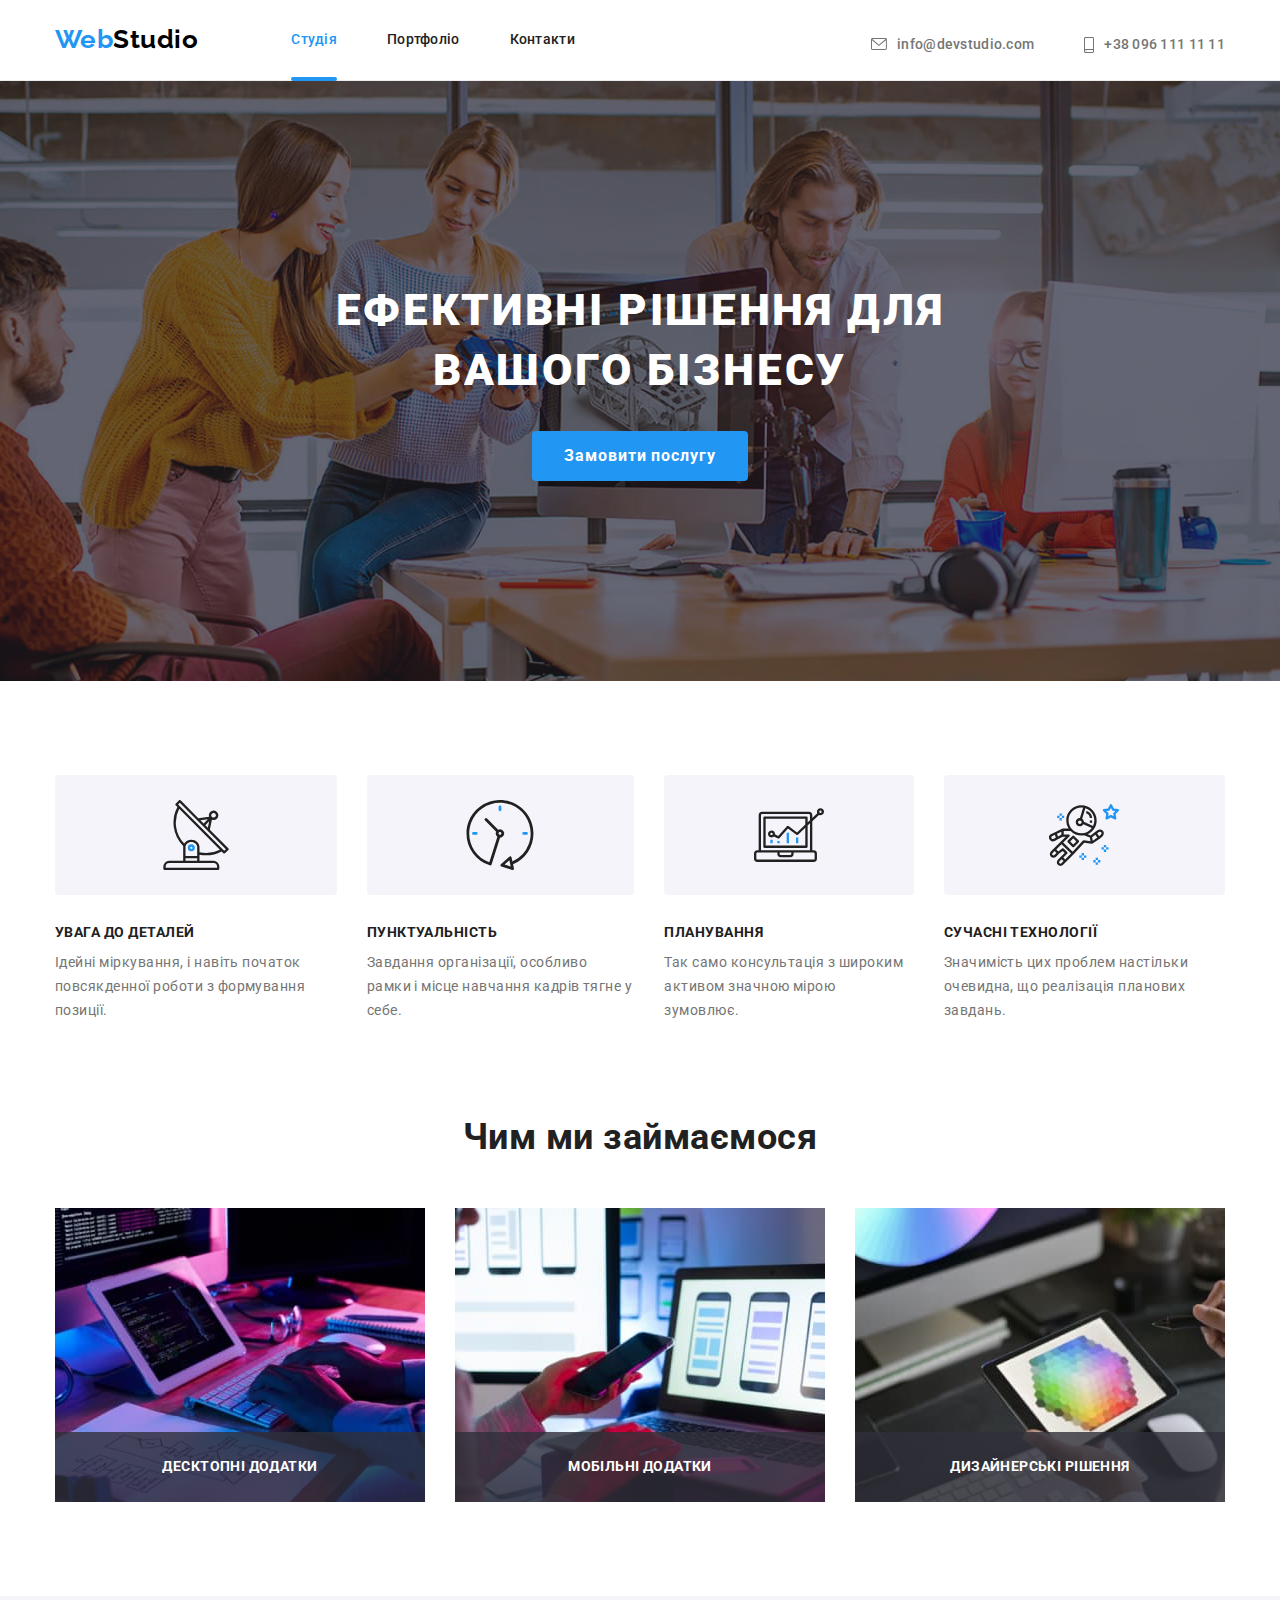
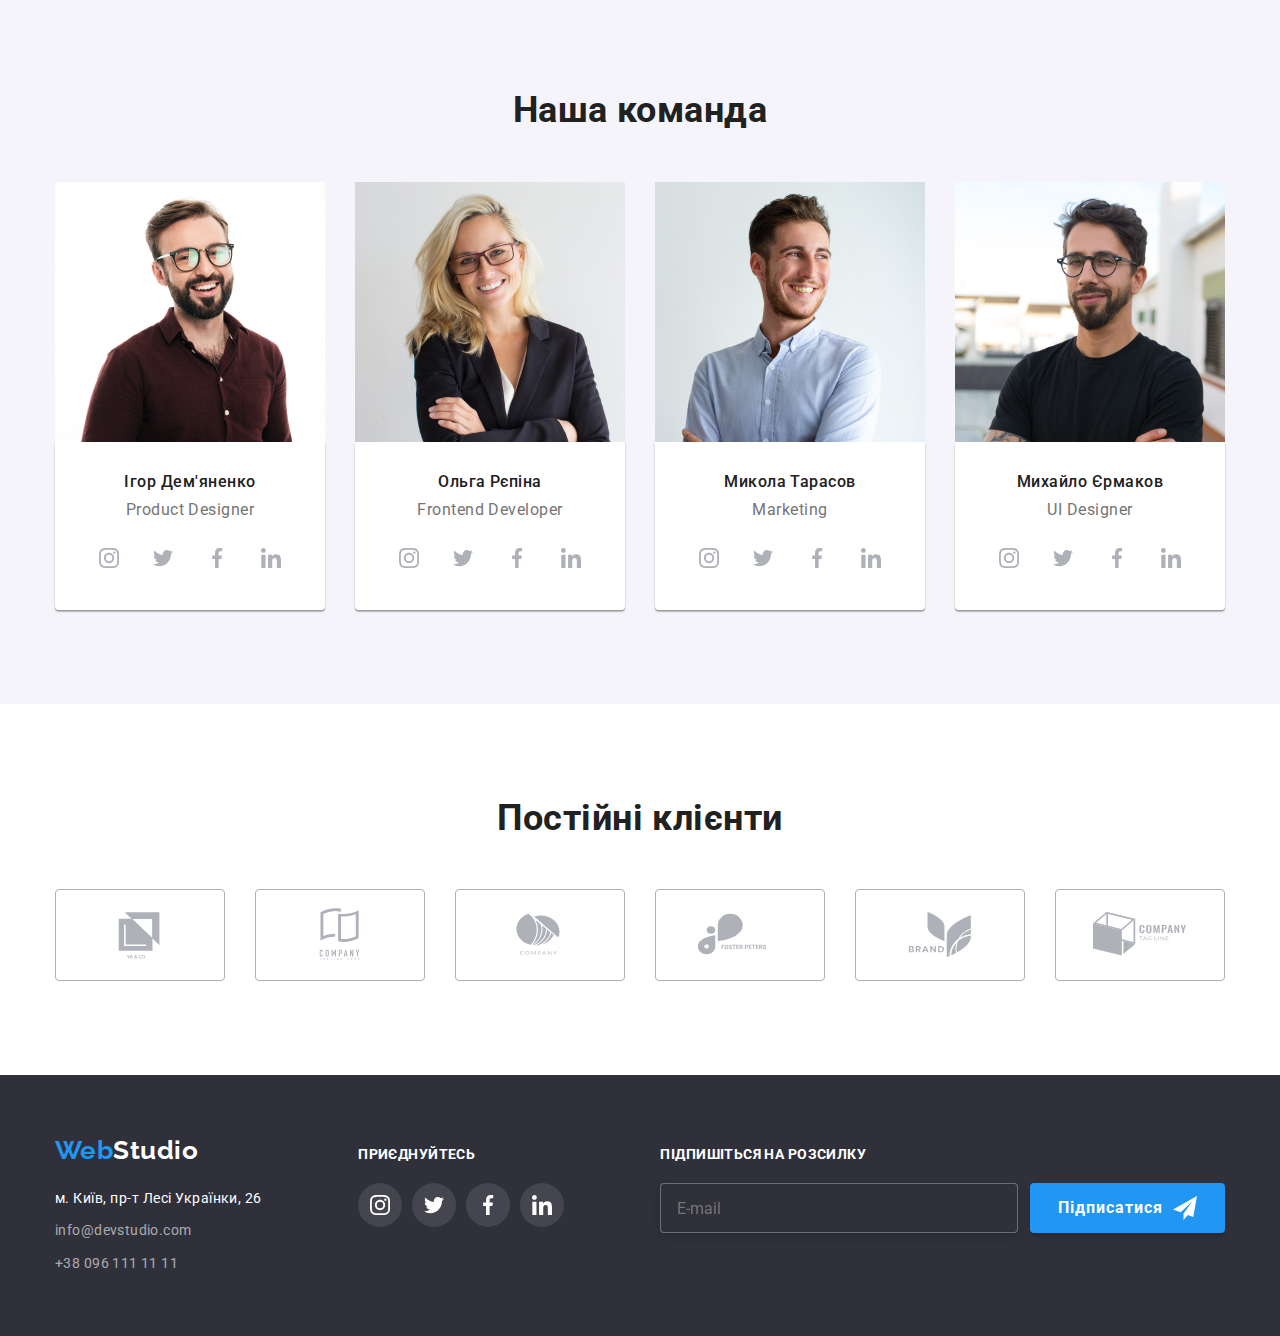
<file: index.html>
<!DOCTYPE html>
<html lang="uk">
  <head>
    <meta charset="UTF-8" />
    <meta http-equiv="X-UA-Compatible" content="IE=edge" />
    <meta name="viewport" content="width=device-width, initial-scale=1.0" />
    <title>Document</title>
    <link
      href="https://fonts.googleapis.com/css2?family=Raleway:wght@700&family=Roboto:wght@400;500;700;900&display=swap"
      rel="stylesheet"
    />
    <link rel="stylesheet" href="./css/main.min.css" />
  </head>
  <body>
    <header class="header">
      <div class="container container--header">
        <nav class="header__nav">
          <a href="./index.html" class="logo logo--black"><span>Web</span>Studio</a>
          <ul class="site-nav">
            <li class="site-nav__item curent--color">
              <a href="./index.html" class="site-nav__link">Студія</a>
            </li>
            <li class="site-nav__item">
              <a href="./portfolio.html" class="site-nav__link">Портфоліо</a>
            </li>
            <li class="site-nav__item">
              <a href="" class="site-nav__link">Контакти</a>
            </li>
          </ul>
        </nav>
        <ul class="contacts contacts--position">
          <li class="contacts__item">
            <a class="contacts__link contacts__link--primary" href="mailto:info@devstudio.com">
              <svg class="contact__icon" width="16" height="12">
                <use href="./images/icon/icons.svg#icon-envelope"></use>
              </svg>
              info@devstudio.com</a
            >
          </li>
          <li class="contacts__item">
            <a class="contacts__link contacts__link--primary" href="tel:+380961111111">
              <svg class="contact__icon" width="10" height="16">
                <use href="./images/icon/icons.svg#icon-smartphone"></use>
              </svg>
              +38 096 111 11 11</a
            >
          </li>
        </ul>
        <div class="menu-open js-open-menu">
          <svg class="menu-open__icon" width="40" height="40">
            <use href="./images/icon/icons.svg#icon-menu_40px"></use>
          </svg>
        </div>
      </div>
    </header>
    <main>
      <section class="section hero">
        <div class="container container--position">
          <h1 class="hero__title">Ефективні рішення для вашого бізнесу</h1>
          <button class="hero__btn" type="button" data-modal-open>Замовити послугу</button>
        </div>
      </section>

      <section class="section peculiarities">
        <div class="container">
          <h2 class="subtitle hidden">Переваги компанії</h2>
          <ul class="peculiarities__list">
            <li class="peculiarities__item">
              <div class="peculiarities__container-icon">
                <svg class="peculiarities__icon" width="70" height="70">
                  <use href="./images/icon/icons.svg#icon-antenna"></use>
                </svg>
              </div>
              <h3 class="peculiarities__title">УВАГА ДО ДЕТАЛЕЙ</h3>
              <p class="text peculiarities__text">Ідейні міркування, і навіть початок повсякденної роботи з формування позиції.</p>
            </li>
            <li class="peculiarities__item">
              <div class="peculiarities__container-icon">
                <svg class="peculiarities__icon" width="70" height="70">
                  <use href="./images/icon/icons.svg#icon-clock"></use>
                </svg>
              </div>
              <h3 class="peculiarities__title">ПУНКТУАЛЬНІСТЬ</h3>
              <p class="text peculiarities__text">Завдання організації, особливо рамки і місце навчання кадрів тягне у себе.</p>
            </li>
            <li class="peculiarities__item">
              <div class="peculiarities__container-icon">
                <svg class="peculiarities__icon" width="70" height="70">
                  <use href="./images/icon/icons.svg#icon-diagram"></use>
                </svg>
              </div>

              <h3 class="peculiarities__title">ПЛАНУВАННЯ</h3>
              <p class="text peculiarities__text">Так само консультація з широким активом значною мірою зумовлює.</p>
            </li>
            <li class="peculiarities__item">
              <div class="peculiarities__container-icon">
                <svg class="peculiarities__icon" width="70" height="70">
                  <use href="./images/icon/icons.svg#icon-astronaut"></use>
                </svg>
              </div>
              <h3 class="peculiarities__title">СУЧАСНІ ТЕХНОЛОГІЇ</h3>
              <p class="text peculiarities__text">Значимість цих проблем настільки очевидна, що реалізація планових завдань.</p>
            </li>
          </ul>
        </div>
      </section>
      <section class="section work-examples">
        <div class="container">
          <h2 class="subtitle">Чим ми займаємося</h2>
          <ul class="card-set">
            <li class="work-examples__item">
              <img 
              srcset="./images/our_work/our_work_1.jpg 1x, ./images/our_work/box_1_740.jpg 2x"
              src="./images/our_work/our_work_1.jpg" alt="розробка програмного забезпечення" width="370" height="294" />
              <div class="work-examples__desc">
                <p class="work-examples__text">Десктопні додатки</p>
              </div>
            </li>
            <li class="work-examples__item">
              <img srcset="./images/our_work/our_work_2.jpg 1x, ./images/our_work/box_2_740.jpg 2x"
              src="./images/our_work/our_work_2.jpg" alt="адаптивний дизайн" width="370" height="294" />
              <div class="work-examples__desc">
                <p class="work-examples__text">Мобільні додатки</p>
              </div>
            </li>
            <li class="work-examples__item">
              <img
              srcset="./images/our_work/our_work_3.jpg 1x, ./images/our_work/box_3_740.jpg 2x"
               src="./images/our_work/our_work_3.jpg" alt="підбір кольорів бренду" width="370" height="294" />
              <div class="work-examples__desc">
                <p class="work-examples__text">Дизайнерські рішення</p>
              </div>
            </li>
          </ul>
        </div>
      </section>
      <section class="section team">
        <div class="container">
          <h2 class="subtitle">Наша команда</h2>
          <ul class="card-set team_list">
            <li class="team__item">
              <img
                class="team-cards__img"
                srcset="
                  images/team/team_member_1.jpg 270w,
                  images/team/img_354.jpg 354w,
                  images/team/img_450.jpg 450w,
                  images/team/img_540.jpg 540w ,
                  images/team/img_708.jpg 708w ,
                  images/team/img_900.jpg 900w 
                "
                sizes="(min-width: 1200px) 270px, (min-width: 768px) 354px, (min-width: 468px) 450px, 100vw"
                src="./images/team/team_member_1.jpg"
                alt="дизайнер продукту"
                width=""
                height=""
              />
              <div class="team__content">
                <h3 class="team__title">Ігор Дем'яненко</h3>
                <p lang="en" class="text team__text">Product Designer</p>
                <ul class="socials">
                  <li>
                    <a
                      class="socials__link"
                      href="https://www.instagram.com"
                      target="_blank"
                      rel="noopener noreferrer"
                      aria-label="instagram"
                    >
                      <svg class="socials__icon" width="20" height="20">
                        <use href="./images/icon/icons.svg#icon-instagram"></use>
                      </svg>
                    </a>
                  </li>
                  <li>
                    <a class="socials__link" href="https://twitter.com" target="_blank" rel="noopener noreferrer" aria-label="twitter">
                      <svg class="socials__icon" width="20" height="20">
                        <use href="./images/icon/icons.svg#icon-twitter"></use>
                      </svg>
                    </a>
                  </li>
                  <li>
                    <a class="socials__link" href="https://facebook.com" target="_blank" rel="noopener noreferrer" aria-label="facebook">
                      <svg class="socials__icon" width="20" height="20">
                        <use href="./images/icon/icons.svg#icon-facebook"></use>
                      </svg>
                    </a>
                  </li>
                  <li>
                    <a class="socials__link" href="https://linkedin.com" target="_blank" rel="noopener noreferrer" aria-label="linkedin">
                      <svg class="socials__icon" width="20" height="20">
                        <use href="./images/icon/icons.svg#icon-linkedin"></use>
                      </svg>
                    </a>
                  </li>
                </ul>
              </div>
            </li>
            <li class="team__item">
              <img 
              srcset="
                  images/team/team_member_2.jpg 270w,
                  images/team/img_354-1.jpg 354w,
                  images/team/img_450-1.jpg 450w,
                  images/team/img_540-1.jpg 540w ,
                  images/team/img_708-1.jpg 708w,
                  images/team/img_900-1.jpg 900w 
                "
                sizes="(min-width: 1200px) 270px, (min-width: 768px) 354px, (min-width: 468px) 450px, 100vw"
              
              src="./images/team/team_member_2.jpg" class="team-cards__img" alt="фронтенд розробник" width="" height="" />
              <div class="team__content">
                <h3 class="team__title">Ольга Рєпіна</h3>
                <p lang="en" class="text team__text">Frontend Developer</p>
                <ul class="socials">
                  <li>
                    <a
                      class="socials__link"
                      href="https://www.instagram.com"
                      target="_blank"
                      rel="noopener noreferrer"
                      aria-label="instagram"
                    >
                      <svg class="socials__icon" width="20" height="20">
                        <use href="./images/icon/icons.svg#icon-instagram"></use>
                      </svg>
                    </a>
                  </li>
                  <li>
                    <a class="socials__link" href="https://twitter.com" target="_blank" rel="noopener noreferrer" aria-label="twitter">
                      <svg class="socials__icon" width="20" height="20">
                        <use href="./images/icon/icons.svg#icon-twitter"></use>
                      </svg>
                    </a>
                  </li>
                  <li>
                    <a class="socials__link" href="https://facebook.com" target="_blank" rel="noopener noreferrer" aria-label="facebook">
                      <svg class="socials__icon" width="20" height="20">
                        <use href="./images/icon/icons.svg#icon-facebook"></use>
                      </svg>
                    </a>
                  </li>
                  <li>
                    <a class="socials__link" href="https://linkedin.com" target="_blank" rel="noopener noreferrer" aria-label="linkedin">
                      <svg class="socials__icon" width="20" height="20">
                        <use href="./images/icon/icons.svg#icon-linkedin"></use>
                      </svg>
                    </a>
                  </li>
                </ul>
              </div>
            </li>
            <li class="team__item">
              <img 
              srcset="
                  images/team/team_member_3.jpg 270w,
                  images/team/img_354-2.jpg 354w,
                  images/team/img_450-2.jpg 450w,
                  images/team/img_540-2.jpg 540w ,
                  images/team/img_708-2.jpg 708w ,
                  images/team/img_900-2.jpg 900w 
                "
                sizes="(min-width: 1200px) 270px, (min-width: 768px) 354px, (min-width: 468px) 450px, 100vw"
              src="./images/team/team_member_3.jpg" class="team-cards__img" alt="маркетолог" 
              width="" height="" />
              <div class="team__content">
                <h3 class="team__title">Микола Тарасов</h3>
                <p lang="en" class="text team__text">Marketing</p>
                <ul class="socials">
                  <li>
                    <a
                      class="socials__link"
                      href="https://www.instagram.com"
                      target="_blank"
                      rel="noopener noreferrer"
                      aria-label="instagram"
                    >
                      <svg class="socials__icon" width="20" height="20">
                        <use href="./images/icon/icons.svg#icon-instagram"></use>
                      </svg>
                    </a>
                  </li>
                  <li>
                    <a class="socials__link" href="https://twitter.com" target="_blank" rel="noopener noreferrer" aria-label="twitter">
                      <svg class="socials__icon" width="20" height="20">
                        <use href="./images/icon/icons.svg#icon-twitter"></use>
                      </svg>
                    </a>
                  </li>
                  <li>
                    <a class="socials__link" href="https://facebook.com" target="_blank" rel="noopener noreferrer" aria-label="facebook">
                      <svg class="socials__icon" width="20" height="20">
                        <use href="./images/icon/icons.svg#icon-facebook"></use>
                      </svg>
                    </a>
                  </li>
                  <li>
                    <a class="socials__link" href="https://linkedin.com" target="_blank" rel="noopener noreferrer" aria-label="linkedin">
                      <svg class="socials__icon" width="20" height="20">
                        <use href="./images/icon/icons.svg#icon-linkedin"></use>
                      </svg>
                    </a>
                  </li>
                </ul>
              </div>
            </li>
            <li class="team__item">
              <img 
              srcset="
                  images/team/team_member_4.jpg 270w,
                  images/team/img_354-3.jpg 354w,
                  images/team/img_450-3.jpg 450w,
                  images/team/img_540-3.jpg 540w ,
                  images/team/img_708-3.jpg 708w ,
                  images/team/img_900-3.jpg 900w 
                "
                sizes="(min-width: 1200px) 270px, (min-width: 768px) 354px, (min-width: 468px) 450px, 100vw"
              
              src="./images/team/team_member_4.jpg" class="team-cards__img" alt="дизайнер юзер інтерфейсу" width="" height="" />
              <div class="team__content">
                <h3 class="team__title">Михайло Єрмаков</h3>
                <p lang="en" class="text team__text">UI Designer</p>
                <ul class="socials">
                  <li>
                    <a
                      class="socials__link"
                      href="https://www.instagram.com"
                      target="_blank"
                      rel="noopener noreferrer"
                      aria-label="instagram"
                    >
                      <svg class="socials__icon" width="20" height="20">
                        <use href="./images/icon/icons.svg#icon-instagram"></use>
                      </svg>
                    </a>
                  </li>
                  <li>
                    <a class="socials__link" href="https://twitter.com" target="_blank" rel="noopener noreferrer" aria-label="twitter">
                      <svg class="socials__icon" width="20" height="20">
                        <use href="./images/icon/icons.svg#icon-twitter"></use>
                      </svg>
                    </a>
                  </li>
                  <li>
                    <a class="socials__link" href="https://facebook.com" target="_blank" rel="noopener noreferrer" aria-label="facebook">
                      <svg class="socials__icon" width="20" height="20">
                        <use href="./images/icon/icons.svg#icon-facebook"></use>
                      </svg>
                    </a>
                  </li>
                  <li>
                    <a class="socials__link" href="https://linkedin.com" target="_blank" rel="noopener noreferrer" aria-label="linkedin">
                      <svg class="socials__icon" width="20" height="20">
                        <use href="./images/icon/icons.svg#icon-linkedin"></use>
                      </svg>
                    </a>
                  </li>
                </ul>
              </div>
            </li>
          </ul>
        </div>
      </section>
      <section class="section">
        <div class="container">
          <h2 class="subtitle">Постійні клієнти</h2>
          <ul class="clients">
            <li class="clients__item">
              <a href="javascript:void(0);" class="clients__link">
                <svg class="clients__icon" width="106" height="60">
                  <use href="./images/icon/icons.svg#icon-Logo-1"></use>
                </svg>
              </a>
            </li>
            <li class="clients__item">
              <a href="javascript:void(0);" class="clients__link">
                <svg class="clients__icon" width="106" height="60">
                  <use href="./images/icon/icons.svg#icon-Logo-2"></use>
                </svg>
              </a>
            </li>
            <li class="clients__item">
              <a href="javascript:void(0);" class="clients__link">
                <svg class="clients__icon" width="106" height="60">
                  <use href="./images/icon/icons.svg#icon-Logo-3"></use>
                </svg>
              </a>
            </li>
            <li class="clients__item">
              <a href="javascript:void(0);" class="clients__link">
                <svg class="clients__icon" width="106" height="60">
                  <use href="./images/icon/icons.svg#icon-Logo-4"></use>
                </svg>
              </a>
            </li>
            <li class="clients__item">
              <a href="javascript:void(0);" class="clients__link">
                <svg class="clients__icon" width="106" height="60">
                  <use href="./images/icon/icons.svg#icon-Logo-5"></use>
                </svg>
              </a>
            </li>
            <li class="clients__item">
              <a href="javascript:void(0);" class="clients__link">
                <svg class="clients__icon" width="106" height="60">
                  <use href="./images/icon/icons.svg#icon-Logo-6"></use>
                </svg>
              </a>
            </li>
          </ul>
        </div>
      </section>
    </main>
    <footer class="footer">
      <div class="container footer__container">
        <div>
          <a href="./index.html" class="logo logo--white"><span>Web</span>Studio</a>
          <address class="address">
            <a
              href="https://www.google.com/maps/place/%D0%B1%D1%83%D0%BB.+%D0%9B%D0%B5%D1%81%D0%B8+%D0%A3%D0%BA%D1%80%D0%B0%D0%B8%D0%BD%D0%BA%D0%B8,+26,+%D0%9A%D0%B8%D0%B5%D0%B2,+02000/@50.4265807,30.5383858,17z/data=!3m1!4b1!4m5!3m4!1s0x40d4cf0e033ecbe9:0x57a4dffefec77da0!8m2!3d50.4265807!4d30.5383858"
              class="address__link"
              target="_blank"
              rel="noopener noreferrer"
              >м. Київ, пр-т Лесі Українки, 26</a
            >
            <ul class="contacts">
              <li class="contacts__item">
                <a class="contacts__link contacts__link--secondary" href="mailto:info@devstudio.com">info@devstudio.com</a>
              </li>
              <li class="contacts__item">
                <a class="contacts__link contacts__link--secondary" href="tel:+380961111111">+38 096 111 11 11</a>
              </li>
            </ul>
          </address>
        </div>
        <div class="join-social">
          <p class="footer__text">приєднуйтесь</p>
          <ul class="socials footer__socials">
            <li>
              <a
                class="socials__link socials__link--background"
                href="https://www.instagram.com"
                target="_blank"
                rel="noopener noreferrer"
                aria-label="instagram"
              >
                <svg class="socials__icon socials__icon--fill" width="20" height="20">
                  <use href="./images/icon/icons.svg#icon-instagram"></use>
                </svg>
              </a>
            </li>
            <li>
              <a
                class="socials__link socials__link--background"
                href="https://twitter.com"
                target="_blank"
                rel="noopener noreferrer"
                aria-label="twitter"
              >
                <svg class="socials__icon socials__icon--fill" width="20" height="20">
                  <use href="./images/icon/icons.svg#icon-twitter"></use>
                </svg>
              </a>
            </li>
            <li>
              <a
                class="socials__link socials__link--background"
                href="https://www.facebook.com"
                target="_blank"
                rel="noopener noreferrer"
                aria-label="facebook"
              >
                <svg class="socials__icon socials__icon--fill" width="20" height="20">
                  <use href="./images/icon/icons.svg#icon-facebook"></use>
                </svg>
              </a>
            </li>
            <li>
              <a
                class="socials__link socials__link--background"
                href="https://www.linkedin.com"
                target="_blank"
                rel="noopener noreferrer"
                aria-label="linkedin"
              >
                <svg class="socials__icon socials__icon--fill" width="20" height="20">
                  <use href="./images/icon/icons.svg#icon-linkedin"></use>
                </svg>
              </a>
            </li>
          </ul>
        </div>
        <form class="footer-form">
          <p class="footer-form__text">підпишіться на розсилку</p>
          <div class="footer-form__container">
            <input class="footer-form__input" type="email" name="email" placeholder="E-mail" />
            <button type="submit" class="send-btn">
              <p>Підписатися</p>
              <svg class="send-icon" width="24" height="24">
                <use href="./images/icon/icons.svg#icon-send"></use>
              </svg>
            </button>
          </div>
        </form>
      </div>
    </footer>
    <div class="backdrop is-hidden" data-modal>
      <div class="modal">
        <button class="modal__btn" data-modal-close>
          <svg class="modal__btn-icon" width="18" height="18">
            <use href="./images/icon/icons.svg#icon-close"></use>
          </svg>
        </button>
        <form class="modal-form">
          <p class="modal-form__text">Залиште свої дані, ми вам передзвонимо</p>
          <label class="modal-form__label" for="name">Ім'я</label>
          <div class="field">
            <input type="text" name="name" class="field__input" id="name" />
            <svg class="field__icon" width="18" height="18">
              <use href="./images/icon/icons.svg#icon-person"></use>
            </svg>
          </div>
          <label class="modal-form__label" for="tel">Телефон</label>
          <div class="field">
            <input type="tel" name="phone" class="field__input" id="tel" />
            <svg class="field__icon" width="18" height="18">
              <use href="./images/icon/icons.svg#icon-phone"></use>
            </svg>
          </div>
          <label class="modal-form__label" for="email">Пошта</label>
          <div class="field">
            <input type="email" class="field__input" name="email" id="email" />
            <svg class="field__icon" width="18" height="18">
              <use href="./images/icon/icons.svg#icon-email"></use>
            </svg>
          </div>
          <label class="modal-form__label" for="comment">Коментар</label>
          <div class="field">
            <textarea class="field__comment" name="comment" id="comment" cols="30" rows="10" placeholder="Введіть текст"></textarea>
          </div>
          <label class="modal__policy-text" for="policy">
            <input class="modal__policy-field" type="checkbox" name="agreement" id="policy" />
            <div class="checkbox">
              <svg class="checkbox__icon" width="11" height="8">
                <use href="./images/icon/icons.svg#icon-checked"></use>
              </svg>
            </div>
            Погоджуюся з розсилкою та приймаю
            <a class="modal__policy-link" href="#">Умови договору</a>
          </label>
          <button class="send-btn modal__send-btn">Відправити</button>
        </form>
      </div>
    </div>
    <div class="menu js-menu-container">
      <div class="menu__close js-close-menu">
        <svg class="menu__close-icon" width="40" height="40">
          <use href="./images/icon/icons.svg#icon-close_40px"></use>
        </svg>
      </div>
      <ul class="menu__nav">
        <li class="menu__nav-item active--color">
          <a href="./index.html" class="menu__nav-link">Студія</a>
        </li>
        <li class="menu__nav-item">
          <a href="./portfolio.html" class="menu__nav-link">Портфоліо</a>
        </li>
        <li class="menu__nav-item">
          <a href="" class="menu__nav-link">Контакти</a>
        </li>
      </ul>
      <div class="menu__connection">
        <ul class="menu__contacts">
          <li class="menu__contacts-item">
            <a class="menu__contacts-tel" href="tel:+380961111111"> +38 096 111 11 11</a>
          </li>
          <li class="menu__contacts-item">
            <a class="menu__contacts-email" href="mailto:info@devstudio.com"> info@devstudio.com</a>
          </li>
        </ul>
        <ul class="menu__socials">
          <li class="menu__socials-item">
            <a class="menu__socials-link" href="https://www.instagram.com" target="_blank" rel="noopener noreferrer" aria-label="instagram">
              Instagram
            </a>
          </li>
          <li class="menu__socials-item">
            <a class="menu__socials-link" href="https://twitter.com" target="_blank" rel="noopener noreferrer" aria-label="twitter">
              Twitter
            </a>
          </li>
          <li class="menu__socials-item">
            <a class="menu__socials-link" href="https://www.facebook.com" target="_blank" rel="noopener noreferrer" aria-label="facebook">
              Facebook
            </a>
          </li>
          <li class="menu__socials-item">
            <a class="menu__socials-link" href="https://www.linkedin.com" target="_blank" rel="noopener noreferrer" aria-label="linkedin">
              LinkedIn
            </a>
          </li>
        </ul>
      </div>
    </div>
    <script src="./js/modal.js"></script>
    <script src="./js/mobile-menu.js"></script>
  </body>
</html>
</file>
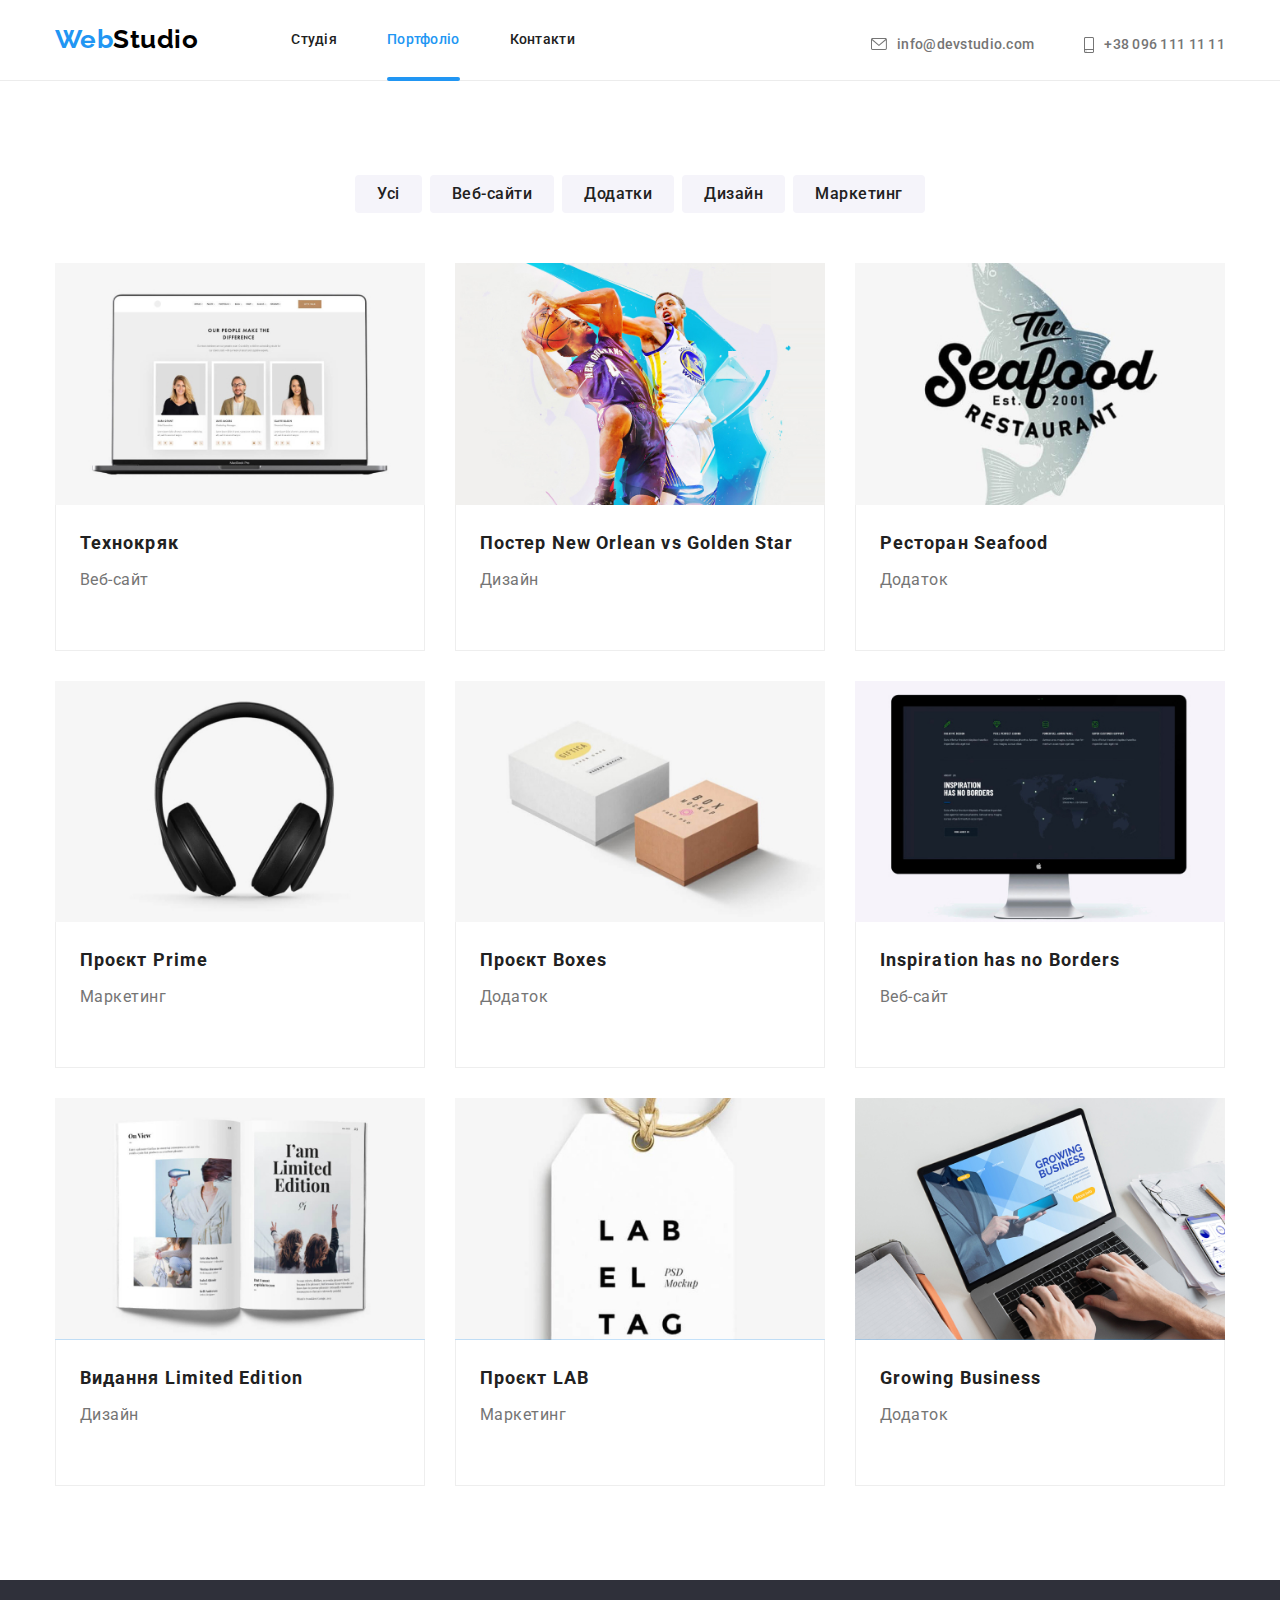
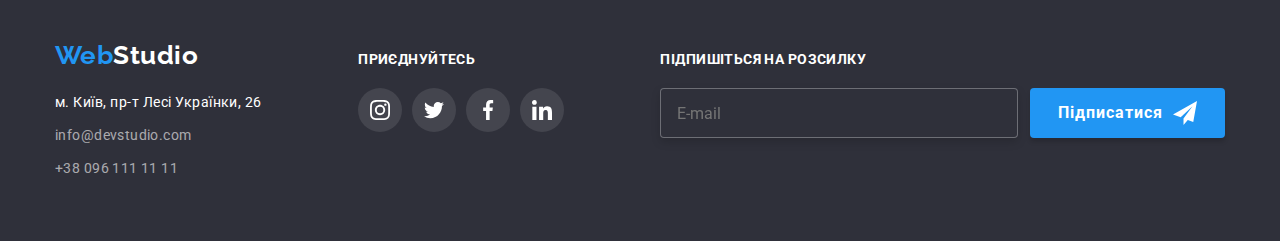
<file: portfolio.html>
<!DOCTYPE html>
<html lang="uk">
  <head>
    <meta charset="UTF-8" />
    <meta http-equiv="X-UA-Compatible" content="IE=edge" />
    <meta name="viewport" content="width=device-width, initial-scale=1.0" />
    <title>Document</title>
    <link
      href="https://fonts.googleapis.com/css2?family=Raleway:wght@700&family=Roboto:wght@400;500;700;900&display=swap"
      rel="stylesheet"
    />
    <link rel="stylesheet" href="./css/main.min.css" />
  </head>
  <body>
    <header class="header">
      <div class="container container--header">
        <nav class="header__nav">
          <a href="./index.html" class="logo logo--black"><span>Web</span>Studio</a>
          <ul class="site-nav">
            <li class="site-nav__item">
              <a href="./index.html" class="site-nav__link">Студія</a>
            </li>
            <li class="site-nav__item curent--color">
              <a href="./portfolio.html" class="site-nav__link">Портфоліо</a>
            </li>
            <li class="site-nav__item">
              <a href="" class="site-nav__link">Контакти</a>
            </li>
          </ul>
        </nav>
        <ul class="contacts contacts--position">
          <li class="contacts__item">
            <a class="contacts__link contacts__link--primary" href="mailto:info@devstudio.com">
              <svg class="contact__icon" width="16" height="12">
                <use href="./images/icon/icons.svg#icon-envelope"></use>
              </svg>
              info@devstudio.com</a
            >
          </li>
          <li class="contacts__item">
            <a class="contacts__link contacts__link--primary" href="tel:+380961111111">
              <svg class="contact__icon" width="10" height="16">
                <use href="./images/icon/icons.svg#icon-smartphone"></use>
              </svg>
              +38 096 111 11 11</a
            >
          </li>
        </ul>
        <div class="menu-open js-open-menu">
          <svg class="menu-open__icon" width="40" height="40">
            <use href="./images/icon/icons.svg#icon-menu_40px"></use>
          </svg>
        </div>
      </div>
    </header>
    <main>
      <section class="section">
        <div class="container nav">
          <h1 class="subtitle hidden">Приклади роботи</h1>
          <nav>
            <ul class="nav__list">
              <li><button class="nav__btn" type="button">Усі</button></li>
              <li><button class="nav__btn" type="button">Веб-сайти</button></li>
              <li><button class="nav__btn" type="button">Додатки</button></li>
              <li><button class="nav__btn" type="button">Дизайн</button></li>
              <li><button class="nav__btn" type="button">Маркетинг</button></li>
            </ul>
          </nav>
          <ul class="card-set projects">
            <li>
              <a href="javascript:void(0);" class="projects__link">
                <div class="projects__wrapper">
                  <img
                    class="projects__img"
                    srcset="
                  images/project/img_370.jpg 370w,
                  images/project/img_354.jpg 354w,
                  images/project/img_450.jpg 450w,
                  images/project/img_708.jpg 708w,
                  images/project/img_740.jpg 740w,
                  images/project/img_900.jpg 900w
                "
                    sizes="(min-width: 1200px) 30vw, (min-width: 768px) 45vw, (min-width: 468px) 80vw, 100vw"
                    src="images/project/img_450.jpg"
                    alt="веб-сайт технокряк"
                    width="450"
                  />
                  <div class="projects__text-wrapper">
                    <p class="projects__desc">
                      Ресурс пропонує комплексні пропозиції з різним рівнем функціоналу та сервісів. Все це дозволить відвідувачу отримати
                      вичерпні відомості про компанію чи приватну особу.
                    </p>
                  </div>
                </div>
                <div class="card-desc">
                  <h2 class="card-desc__title">Технокряк</h2>
                  <p class="text card-desc__text">Веб-сайт</p>
                </div>
              </a>
            </li>
            <li class="img-error">
              <a href="javascript:void(0);" class="projects__link">
                <div class="projects__wrapper">
                  <img class="projects__img"
                  srcset="
                  images/project/img_370-1.jpg 370w,
                  images/project/img_354-1.jpg 354w,
                  images/project/img_450-1.jpg 450w,
                  images/project/img_708-1.jpg 708w,
                  images/project/img_740-1.jpg 740w,
                  images/project/img_900-1.jpg 900w
                "
                sizes="(min-width: 1200px) 30vw, (min-width: 768px) 45vw, (min-width: 468px) 80vw, 100vw"
                   src="images/project/img_450-1.jpg" alt="дизайн постеру" width="450" />
                  <div class="projects__text-wrapper">
                    <p class="projects__desc">
                      Ресурс пропонує комплексні пропозиції з різним рівнем функціоналу та сервісів. Все це дозволить відвідувачу отримати
                      вичерпні відомості про компанію чи приватну особу.
                    </p>
                  </div>
                </div>
                <div class="card-desc">
                  <h2 class="card-desc__title">Постер <span lang="en">New Orlean vs Golden Star</span></h2>
                  <p class="text card-desc__text">Дизайн</p>
                </div>
              </a>
            </li>
            <li>
              <a href="javascript:void(0);" class="projects__link">
                <div class="projects__wrapper">
                  <img class="projects__img" 
                  srcset="
                  images/project/img_370-2.jpg 370w,
                  images/project/img_354-2.jpg 354w,
                  images/project/img_450-2.jpg 450w,
                  images/project/img_708-2.jpg 708w,
                  images/project/img_740-2.jpg 740w,
                  images/project/img_900-2.jpg 900w
                "
                sizes="(min-width: 1200px) 30vw, (min-width: 768px) 45vw, (min-width: 468px) 80vw, 100vw"
                  
                  src="images/project/img_450-2.jpg" alt="додаток ресторану" width="450" />
                  <div class="projects__text-wrapper">
                    <p class="projects__desc">
                      Ресурс пропонує комплексні пропозиції з різним рівнем функціоналу та сервісів. Все це дозволить відвідувачу отримати
                      вичерпні відомості про компанію чи приватну особу.
                    </p>
                  </div>
                </div>
                <div class="card-desc">
                  <h2 class="card-desc__title">Ресторан <span lang="en">Seafood</span></h2>
                  <p class="text card-desc__text">Додаток</p>
                </div>
              </a>
            </li>
            <li>
              <a href="javascript:void(0);" class="projects__link">
                <div class="projects__wrapper">
                  <img class="projects__img" 
                  srcset="
                  images/project/img_370-3.jpg 370w,
                  images/project/img_354-3.jpg 354w,
                  images/project/img_450-3.jpg 450w,
                  images/project/img_708-3.jpg 708w,
                  images/project/img_740-3.jpg 740w,
                  images/project/img_900-3.jpg 900w
                "
                sizes="(min-width: 1200px) 30vw, (min-width: 768px) 45vw, (min-width: 468px) 80vw, 100vw"
                  src="images/project/img_450-3.jpg" alt="проект прайм" width="450"/>
                  <div class="projects__text-wrapper">
                    <p class="projects__desc">
                      Ресурс пропонує комплексні пропозиції з різним рівнем функціоналу та сервісів. Все це дозволить відвідувачу отримати
                      вичерпні відомості про компанію чи приватну особу.
                    </p>
                  </div>
                </div>
                <div class="card-desc">
                  <h2 class="card-desc__title">Проєкт <span lang="en">Prime</span></h2>
                  <p class="text card-desc__text">Маркетинг</p>
                </div>
              </a>
            </li>
            <li>
              <a href="javascript:void(0);" class="projects__link">
                <div class="projects__wrapper">
                  <img class="projects__img" 
                  srcset="
                  images/project/img_370-4.jpg 370w,
                  images/project/img_354-4.jpg 354w,
                  images/project/img_450-4.jpg 450w,
                  images/project/img_708-4.jpg 708w,
                  images/project/img_740-4.jpg 740w,
                  images/project/img_900-4.jpg 900w
                "
                sizes="(min-width: 1200px) 30vw, (min-width: 768px) 45vw, (min-width: 468px) 80vw, 100vw"
                  src="images/project/img_450-4.jpg" alt="додаток проекту боксес" width="450"/>
                  <div class="projects__text-wrapper">
                    <p class="projects__desc">
                      Ресурс пропонує комплексні пропозиції з різним рівнем функціоналу та сервісів. Все це дозволить відвідувачу отримати
                      вичерпні відомості про компанію чи приватну особу.
                    </p>
                  </div>
                </div>
                <div class="card-desc">
                  <h2 class="card-desc__title">Проєкт <span lang="en">Boxes</span></h2>
                  <p class="text card-desc__text">Додаток</p>
                </div>
              </a>
            </li>
            <li>
              <a href="javascript:void(0);" class="projects__link">
                <div class="projects__wrapper">
                  <img class="projects__img" 
                  srcset="
                  images/project/img_370-5.jpg 370w,
                  images/project/img_354-5.jpg 354w,
                  images/project/img_450-5.jpg 450w,
                  images/project/img_708-5.jpg 708w,
                  images/project/img_740-5.jpg 740w,
                  images/project/img_900-5.jpg 900w
                "
                sizes="(min-width: 1200px) 30vw, (min-width: 768px) 45vw, (min-width: 468px) 80vw, 100vw"
                  src="images/project/img_450-5.jpg" alt="веб-сайт" width="450" />
                  <div class="projects__text-wrapper">
                    <p class="projects__desc">
                      Ресурс пропонує комплексні пропозиції з різним рівнем функціоналу та сервісів. Все це дозволить відвідувачу отримати
                      вичерпні відомості про компанію чи приватну особу.
                    </p>
                  </div>
                </div>
                <div class="card-desc">
                  <h2 class="card-desc__title">Inspiration has no Borders</h2>
                  <p class="text card-desc__text">Веб-сайт</p>
                </div>
              </a>
            </li>
            <li>
              <a href="javascript:void(0);" class="projects__link">
                <div class="projects__wrapper">
                  <img class="projects__img" 
                  srcset="
                  images/project/img_370-6.jpg 370w,
                  images/project/img_354-6.jpg 354w,
                  images/project/img_450-6.jpg 450w,
                  images/project/img_708-6.jpg 708w,
                  images/project/img_740-6.jpg 740w,
                  images/project/img_900-6.jpg 900w
                "
                sizes="(min-width: 1200px) 30vw, (min-width: 768px) 45vw, (min-width: 468px) 80vw, 100vw"
                  src="images/project/img_450-6.jpg" alt="дизайн видання" width="450"/>
                  <div class="projects__text-wrapper">
                    <p class="projects__desc">
                      Ресурс пропонує комплексні пропозиції з різним рівнем функціоналу та сервісів. Все це дозволить відвідувачу отримати
                      вичерпні відомості про компанію чи приватну особу.
                    </p>
                  </div>
                </div>
                <div class="card-desc">
                  <h2 class="card-desc__title">Видання <span lang="en">Limited Edition</span></h2>
                  <p class="text card-desc__text">Дизайн</p>
                </div>
              </a>
            </li>
            <li>
              <a href="javascript:void(0);" class="projects__link">
                <div class="projects__wrapper">
                  <img class="projects__img"
                  srcset="
                  images/project/img_370-7.jpg 370w,
                  images/project/img_354-7.jpg 354w,
                  images/project/img_450-7.jpg 450w,
                  images/project/img_708-7.jpg 708w,
                  images/project/img_740-7.jpg 740w,
                  images/project/img_900-7.jpg 900w
                "
                sizes="(min-width: 1200px) 30vw, (min-width: 768px) 45vw, (min-width: 468px) 80vw, 100vw"
                  src="images/project/img_450-7.jpg" alt="проект лаб" width="450" />
                  <div class="projects__text-wrapper">
                    <p class="projects__desc">
                      Ресурс пропонує комплексні пропозиції з різним рівнем функціоналу та сервісів. Все це дозволить відвідувачу отримати
                      вичерпні відомості про компанію чи приватну особу.
                    </p>
                  </div>
                </div>
                <div class="card-desc">
                  <h2 class="card-desc__title">Проєкт <span lang="en">LAB</span></h2>
                  <p class="text card-desc__text">Маркетинг</p>
                </div>
              </a>
            </li>
            <li>
              <a href="javascript:void(0);" class="projects__link">
                <div class="projects__wrapper">
                  <img class="projects__img" 
                  srcset="
                  images/project/img_370-8.jpg 370w,
                  images/project/img_354-8.jpg 354w,
                  images/project/img_450-8.jpg 450w,
                  images/project/img_708-8.jpg 708w,
                  images/project/img_740-8.jpg 740w,
                  images/project/img_900-8.jpg 900w
                "
                sizes="(min-width: 1200px) 30vw, (min-width: 768px) 45vw, (min-width: 468px) 80vw, 100vw"
                    src="images/project/img_450-8.jpg" alt="проект лаб" width="450"/>
                  <div class="projects__text-wrapper">
                    <p class="projects__desc">
                      Ресурс пропонує комплексні пропозиції з різним рівнем функціоналу та сервісів. Все це дозволить відвідувачу отримати
                      вичерпні відомості про компанію чи приватну особу.
                    </p>
                  </div>
                </div>
                <div class="card-desc">
                  <h2 class="card-desc__title">Growing Business</h2>
                  <p class="text card-desc__text">Додаток</p>
                </div>
              </a>
            </li>
          </ul>
        </div>
      </section>
    </main>
    <footer class="footer">
      <div class="container footer__container">
        <div>
          <a href="./index.html" class="logo logo--white"><span>Web</span>Studio</a>
          <address class="address">
            <a
              href="https://www.google.com/maps/place/%D0%B1%D1%83%D0%BB.+%D0%9B%D0%B5%D1%81%D0%B8+%D0%A3%D0%BA%D1%80%D0%B0%D0%B8%D0%BD%D0%BA%D0%B8,+26,+%D0%9A%D0%B8%D0%B5%D0%B2,+02000/@50.4265807,30.5383858,17z/data=!3m1!4b1!4m5!3m4!1s0x40d4cf0e033ecbe9:0x57a4dffefec77da0!8m2!3d50.4265807!4d30.5383858"
              class="address__link"
              target="_blank"
              rel="noopener noreferrer"
              >м. Київ, пр-т Лесі Українки, 26</a
            >
            <ul class="contacts">
              <li class="contacts__item">
                <a class="contacts__link contacts__link--secondary" href="mailto:info@devstudio.com">info@devstudio.com</a>
              </li>
              <li class="contacts__item">
                <a class="contacts__link contacts__link--secondary" href="tel:+380961111111">+38 096 111 11 11</a>
              </li>
            </ul>
          </address>
        </div>
        <div class="join-social">
          <p class="footer__text">приєднуйтесь</p>
          <ul class="socials footer__socials">
            <li>
              <a
                class="socials__link socials__link--background"
                href="https://www.instagram.com"
                target="_blank"
                rel="noopener noreferrer"
                aria-label="instagram"
              >
                <svg class="socials__icon socials__icon--fill" width="20" height="20">
                  <use href="./images/icon/icons.svg#icon-instagram"></use>
                </svg>
              </a>
            </li>
            <li>
              <a
                class="socials__link socials__link--background"
                href="https://twitter.com"
                target="_blank"
                rel="noopener noreferrer"
                aria-label="twitter"
              >
                <svg class="socials__icon socials__icon--fill" width="20" height="20">
                  <use href="./images/icon/icons.svg#icon-twitter"></use>
                </svg>
              </a>
            </li>
            <li>
              <a
                class="socials__link socials__link--background"
                href="https://www.facebook.com"
                target="_blank"
                rel="noopener noreferrer"
                aria-label="facebook"
              >
                <svg class="socials__icon socials__icon--fill" width="20" height="20">
                  <use href="./images/icon/icons.svg#icon-facebook"></use>
                </svg>
              </a>
            </li>
            <li>
              <a
                class="socials__link socials__link--background"
                href="https://www.linkedin.com"
                target="_blank"
                rel="noopener noreferrer"
                aria-label="linkedin"
              >
                <svg class="socials__icon socials__icon--fill" width="20" height="20">
                  <use href="./images/icon/icons.svg#icon-linkedin"></use>
                </svg>
              </a>
            </li>
          </ul>
        </div>
        <form class="footer-form">
          <p class="footer-form__text">підпишіться на розсилку</p>
          <div class="footer-form__container">
            <input class="footer-form__input" type="email" name="email" placeholder="E-mail" />
            <button type="submit" class="send-btn">
              <p>Підписатися</p>
              <svg class="send-icon" width="24" height="24">
                <use href="./images/icon/icons.svg#icon-send"></use>
              </svg>
            </button>
          </div>
        </form>
      </div>
    </footer>
    <div class="menu js-menu-container">
      <div class="menu__close js-close-menu">
        <svg class="menu__close-icon" width="40" height="40">
          <use href="./images/icon/icons.svg#icon-close_40px"></use>
        </svg>
      </div>
      <ul class="menu__nav">
        <li class="menu__nav-item">
          <a href="./index.html" class="menu__nav-link">Студія</a>
        </li>
        <li class="menu__nav-item active--color">
          <a href="./portfolio.html" class="menu__nav-link">Портфоліо</a>
        </li>
        <li class="menu__nav-item">
          <a href="" class="menu__nav-link">Контакти</a>
        </li>
      </ul>
      <div class="menu__connection">
        <ul class="menu__contacts">
          <li class="menu__contacts-item">
            <a class="menu__contacts-tel" href="tel:+380961111111"> +38 096 111 11 11</a>
          </li>
          <li class="menu__contacts-item">
            <a class="menu__contacts-email" href="mailto:info@devstudio.com"> info@devstudio.com</a>
          </li>
        </ul>
        <ul class="menu__socials">
          <li class="menu__socials-item">
            <a class="menu__socials-link" href="https://www.instagram.com" target="_blank" rel="noopener noreferrer" aria-label="instagram">
              Instagram
            </a>
          </li>
          <li class="menu__socials-item">
            <a class="menu__socials-link" href="https://twitter.com" target="_blank" rel="noopener noreferrer" aria-label="twitter">
              Twitter
            </a>
          </li>
          <li class="menu__socials-item">
            <a class="menu__socials-link" href="https://www.facebook.com" target="_blank" rel="noopener noreferrer" aria-label="facebook">
              Facebook
            </a>
          </li>
          <li class="menu__socials-item">
            <a class="menu__socials-link" href="https://www.linkedin.com" target="_blank" rel="noopener noreferrer" aria-label="linkedin">
              LinkedIn
            </a>
          </li>
        </ul>
      </div>
    </div>
    <script src="./js/mobile-menu.js"></script>
  </body>
</html>
</file>
<file: css/main.min.css>
/*! modern-normalize v1.1.0 | MIT License | https://github.com/sindresorhus/modern-normalize */*,::after,::before{-webkit-box-sizing:border-box;box-sizing:border-box}html{-moz-tab-size:4;-o-tab-size:4;tab-size:4}html{line-height:1.15;-webkit-text-size-adjust:100%}body{margin:0}body{font-family:system-ui,-apple-system,"Segoe UI",Roboto,Helvetica,Arial,sans-serif,"Apple Color Emoji","Segoe UI Emoji"}hr{height:0;color:inherit}abbr[title]{-webkit-text-decoration:underline dotted;text-decoration:underline dotted}b,strong{font-weight:bolder}code,kbd,pre,samp{font-family:ui-monospace,SFMono-Regular,Consolas,"Liberation Mono",Menlo,monospace;font-size:1em}small{font-size:80%}sub,sup{font-size:75%;line-height:0;position:relative;vertical-align:baseline}sub{bottom:-0.25em}sup{top:-0.5em}table{text-indent:0;border-color:inherit}button,input,optgroup,select,textarea{font-family:inherit;font-size:100%;line-height:1.15;margin:0}button,select{text-transform:none}[type=button],[type=reset],[type=submit],button{-webkit-appearance:button;-moz-appearance:button;appearance:button}::-moz-focus-inner{border-style:none;padding:0}:-moz-focusring{outline:1px dotted ButtonText}:-moz-ui-invalid{box-shadow:none}legend{padding:0}progress{vertical-align:baseline}::-webkit-inner-spin-button,::-webkit-outer-spin-button{height:auto}[type=search]{-webkit-appearance:textfield;-moz-appearance:textfield;appearance:textfield;outline-offset:-2px}::-webkit-search-decoration{-webkit-appearance:none}::-webkit-file-upload-button{-webkit-appearance:button;font:inherit}summary{display:list-item}body{color:#212121;background-color:#fff;font-family:Roboto,sans-serif;letter-spacing:.03em}body.menu-opened{overflow:hidden}h1,h2,h3,h4,h5,h6,p{margin:0}ul{list-style:none;margin:0;padding:0}a{text-decoration:none}img{display:block;max-width:100%;height:auto}.section{padding:60px 0}@media screen and (min-width: 1200px){.section{padding:94px 0}}.container{max-width:480px;padding:0 15px;margin:0 auto}@media screen and (min-width: 768px)and (max-width: 1199.98px){.container{max-width:768px}}@media screen and (min-width: 1200px){.container{max-width:1200px}}.container .subtitle{font-size:36px;line-height:1.16;margin-bottom:50px;display:-webkit-box;display:-ms-flexbox;display:flex;-webkit-box-pack:center;-ms-flex-pack:center;justify-content:center}.container .subtitle.hidden{display:none}.text{color:#757575}.work-examples__item,.team-cards__item{display:-webkit-box;display:-ms-flexbox;display:flex;-webkit-box-orient:vertical;-webkit-box-direction:normal;-ms-flex-direction:column;flex-direction:column}.card-set{display:-webkit-box;display:-ms-flexbox;display:flex;gap:30px;-ms-flex-wrap:wrap;flex-wrap:wrap}@media screen and (max-width: 767.98px){.card-set{-webkit-box-orient:vertical;-webkit-box-direction:normal;-ms-flex-direction:column;flex-direction:column}}.logo{font-family:Raleway,sans-serif;font-weight:700;font-size:26px;line-height:1.2}.logo span{color:#2196f3}.logo--black{color:#000;margin-right:93px}.logo--white{color:#fff;display:block;margin-bottom:20px}@media screen and (max-width: 767.98px){.logo--white{display:-webkit-box;display:-ms-flexbox;display:flex;-webkit-box-pack:center;-ms-flex-pack:center;justify-content:center}}@media screen and (min-width: 768px)and (max-width: 1199.98px){.logo--white{text-align:center}}.hero__btn{color:#fff;background-color:#2196f3;cursor:pointer;font-family:Roboto,sans-serif;letter-spacing:.06em;font-weight:700;font-size:16px;line-height:1.88;padding:10px 32px;border-radius:4px;border:0}.send-btn{font-family:"Roboto";font-style:normal;font-weight:700;font-size:16px;line-height:1.87;letter-spacing:.06em;color:#fff;background-color:#2196f3;cursor:pointer;-webkit-box-shadow:0px 4px 4px rgba(0,0,0,.15);box-shadow:0px 4px 4px rgba(0,0,0,.15);border-radius:4px;border:0;display:-webkit-box;display:-ms-flexbox;display:flex;-webkit-box-align:center;-ms-flex-align:center;align-items:center;-webkit-box-pack:center;-ms-flex-pack:center;justify-content:center;padding:10px 28px;gap:10px}.modal__btn{position:absolute;top:8px;right:8px;width:30px;height:30px;background-color:#fff;border:1px solid rgba(0,0,0,.1);border-radius:50%;display:-webkit-box;display:-ms-flexbox;display:flex;cursor:pointer;-webkit-box-align:center;-ms-flex-align:center;align-items:center;-webkit-transition:fill 250ms cubic-bezier(0.4, 0, 0.2, 1);transition:fill 250ms cubic-bezier(0.4, 0, 0.2, 1)}.modal__btn:hover,.modal__btn:focus{fill:#2196f3}.modal__send-btn{margin:30px auto 0;padding:10px 52px}.nav__list{display:-webkit-box;display:-ms-flexbox;display:flex;-webkit-box-pack:center;-ms-flex-pack:center;justify-content:center;gap:8px}@media screen and (max-width: 767.98px){.nav__list{-ms-flex-wrap:wrap;flex-wrap:wrap;max-width:326px;-webkit-box-pack:start;-ms-flex-pack:start;justify-content:flex-start;margin-bottom:40px;gap:15px 8px}}.nav__btn{color:#212121;background-color:#f5f4fa;cursor:pointer;font-family:Roboto,sans-serif;letter-spacing:.03em;font-weight:500;font-size:16px;line-height:1.62;margin-bottom:50px;padding:6px 22px;border-radius:4px;border:0;-webkit-transition-property:color,background-color;transition-property:color,background-color;-webkit-transition-duration:250ms;transition-duration:250ms;-webkit-transition-timing-function:cubic-bezier(0.4, 0, 0.2, 1);transition-timing-function:cubic-bezier(0.4, 0, 0.2, 1)}.nav__btn:hover,.nav__btn:focus{color:#fff;background-color:#2196f3;-webkit-box-shadow:0px 3px 1px rgba(0,0,0,.1),0px 1px 2px rgba(0,0,0,.08),0px 2px 2px rgba(0,0,0,.12);box-shadow:0px 3px 1px rgba(0,0,0,.1),0px 1px 2px rgba(0,0,0,.08),0px 2px 2px rgba(0,0,0,.12)}@media screen and (max-width: 767.98px){.nav__btn{margin-bottom:15px}}.menu__close{position:absolute;top:10px;right:15px}.menu__close .menu__close-icon{fill:#212121;cursor:pointer}.menu__close .menu__close-icon:hover,.menu__close .menu__close-icon:focus{fill:#2196f3}@media screen and (min-width: 768px)and (max-width: 1199.98px){.menu-open{display:none}}@media screen and (min-width: 1200px){.menu-open{display:none}}.contacts--position{display:none}@media screen and (min-width: 768px)and (max-width: 1199.98px){.contacts--position{display:block}}@media screen and (min-width: 1200px){.contacts--position{display:-webkit-box;display:-ms-flexbox;display:flex;-webkit-box-align:center;-ms-flex-align:center;align-items:center;gap:50px}}@media screen and (min-width: 768px)and (max-width: 1199.98px){.contacts__item:first-child{margin-bottom:10px}}.contacts__link{font-size:14px;-webkit-transition-property:color;transition-property:color;-webkit-transition-duration:250ms;transition-duration:250ms;-webkit-transition-timing-function:cubic-bezier(0.4, 0, 0.2, 1);transition-timing-function:cubic-bezier(0.4, 0, 0.2, 1)}.contacts__link:hover,.contacts__link:focus{color:#2196f3}.contacts__link:hover .contact__icon,.contacts__link:focus .contact__icon{fill:#2196f3}.contacts__link--primary{color:#757575;letter-spacing:.02em;font-weight:500;line-height:1.14;display:-webkit-box;display:-ms-flexbox;display:flex;-webkit-box-align:center;-ms-flex-align:center;align-items:center;gap:10px}.contact__icon{fill:#757575;-webkit-transition-property:fill;transition-property:fill;-webkit-transition-duration:250ms;transition-duration:250ms;-webkit-transition-timing-function:cubic-bezier(0.4, 0, 0.2, 1);transition-timing-function:cubic-bezier(0.4, 0, 0.2, 1)}.contacts__link--secondary{color:rgba(255,255,255,.6);font-style:normal;font-weight:400;font-size:14px;line-height:1.71;letter-spacing:.03em}.contacts__item{margin-top:9px}.header{border-bottom:1px solid #ececec}.container--header{display:-webkit-box;display:-ms-flexbox;display:flex;-webkit-box-align:center;-ms-flex-align:center;align-items:center;-webkit-box-pack:justify;-ms-flex-pack:justify;justify-content:space-between;position:relative;height:60px}@media screen and (min-width: 768px)and (max-width: 1199.98px){.container--header{height:80px}}@media screen and (min-width: 1200px){.container--header{height:80px}}.header__nav{display:-webkit-box;display:-ms-flexbox;display:flex;-webkit-box-align:center;-ms-flex-align:center;align-items:center;-webkit-box-pack:justify;-ms-flex-pack:justify;justify-content:space-between;height:inherit}.site-nav{display:none;height:inherit}@media screen and (min-width: 768px)and (max-width: 1199.98px){.site-nav{display:-webkit-box;display:-ms-flexbox;display:flex;-webkit-box-align:center;-ms-flex-align:center;align-items:center;gap:50px}}@media screen and (min-width: 1200px){.site-nav{display:-webkit-box;display:-ms-flexbox;display:flex;-webkit-box-align:center;-ms-flex-align:center;align-items:center;gap:50px}}.site-nav__link{color:#212121;letter-spacing:.02em;font-weight:500;font-size:14px;line-height:1.14;-webkit-transition-property:color;transition-property:color;-webkit-transition-duration:250ms;transition-duration:250ms;-webkit-transition-timing-function:cubic-bezier(0.4, 0, 0.2, 1);transition-timing-function:cubic-bezier(0.4, 0, 0.2, 1)}.site-nav__link:hover,.site-nav__link:focus{color:#2196f3}.site-nav__item{display:-webkit-box;display:-ms-flexbox;display:flex;-webkit-box-align:center;-ms-flex-align:center;align-items:center;height:inherit}.curent--color{position:relative}.curent--color .site-nav__link{color:#2196f3}.curent--color::after{content:"";position:absolute;width:100%;height:4px;background:#2196f3;border-radius:2px;bottom:-1px;left:0}.hero__title{color:#fff;letter-spacing:.06em;font-weight:900;font-size:26px;line-height:1.62;text-transform:uppercase;margin-bottom:30px;display:-webkit-box;display:-ms-flexbox;display:flex;text-align:center;max-width:696px}@media screen and (min-width: 1200px){.hero__title{font-size:44px;line-height:1.36}}.hero{background-color:#2f303a;margin:0 auto;background-repeat:no-repeat;background-position:center;background-size:cover;padding:118px 0;background-image:-webkit-gradient(linear, left top, left bottom, from(rgba(47, 48, 58, 0.4)), to(rgba(47, 48, 58, 0.4))),url(../images/hero/Header_img_480.jpg);background-image:linear-gradient(rgba(47, 48, 58, 0.4), rgba(47, 48, 58, 0.4)),url(../images/hero/Header_img_480.jpg)}@media(min-device-pixel-ratio: 2),(-webkit-min-device-pixel-ratio: 2),(min-resolution: 192dpi),(min-resolution: 2dppx){.hero{background-image:-webkit-gradient(linear, left top, left bottom, from(rgba(47, 48, 58, 0.4)), to(rgba(47, 48, 58, 0.4))),url(../images/hero/Header_img_960.jpg);background-image:linear-gradient(rgba(47, 48, 58, 0.4), rgba(47, 48, 58, 0.4)),url(../images/hero/Header_img_960.jpg)}}@media screen and (min-width: 768px)and (max-width: 1199.98px){.hero{background-image:-webkit-gradient(linear, left top, left bottom, from(rgba(47, 48, 58, 0.4)), to(rgba(47, 48, 58, 0.4))),url(../images/hero/Header_img_768.jpg);background-image:linear-gradient(rgba(47, 48, 58, 0.4), rgba(47, 48, 58, 0.4)),url(../images/hero/Header_img_768.jpg)}}@media screen and (min-width: 768px)and (max-width: 1199.98px)and (min-device-pixel-ratio: 2),screen and (min-width: 768px)and (max-width: 1199.98px)and (-webkit-min-device-pixel-ratio: 2),screen and (min-width: 768px)and (max-width: 1199.98px)and (min-resolution: 192dpi),screen and (min-width: 768px)and (max-width: 1199.98px)and (min-resolution: 2dppx){.hero{background-image:-webkit-gradient(linear, left top, left bottom, from(rgba(47, 48, 58, 0.4)), to(rgba(47, 48, 58, 0.4))),url(../images/hero/Header_img_1536.jpg);background-image:linear-gradient(rgba(47, 48, 58, 0.4), rgba(47, 48, 58, 0.4)),url(../images/hero/Header_img_1536.jpg)}}@media screen and (min-width: 1200px){.hero{padding:200px 0;max-width:1600px;background-image:-webkit-gradient(linear, left top, left bottom, from(rgba(47, 48, 58, 0.4)), to(rgba(47, 48, 58, 0.4))),url(../images/hero/Img_1600.jpg);background-image:linear-gradient(rgba(47, 48, 58, 0.4), rgba(47, 48, 58, 0.4)),url(../images/hero/Img_1600.jpg)}}@media screen and (min-width: 1200px)and (min-device-pixel-ratio: 2),screen and (min-width: 1200px)and (-webkit-min-device-pixel-ratio: 2),screen and (min-width: 1200px)and (min-resolution: 192dpi),screen and (min-width: 1200px)and (min-resolution: 2dppx){.hero{background-image:-webkit-gradient(linear, left top, left bottom, from(rgba(47, 48, 58, 0.4)), to(rgba(47, 48, 58, 0.4))),url(../images/hero/Img_3200.jpg);background-image:linear-gradient(rgba(47, 48, 58, 0.4), rgba(47, 48, 58, 0.4)),url(../images/hero/Img_3200.jpg)}}.container--position{display:-webkit-box;display:-ms-flexbox;display:flex;-webkit-box-orient:vertical;-webkit-box-direction:normal;-ms-flex-direction:column;flex-direction:column;-webkit-box-pack:center;-ms-flex-pack:center;justify-content:center;-webkit-box-align:center;-ms-flex-align:center;align-items:center}.peculiarities__container-icon{background-color:#f5f4fa;border-radius:4px;height:120px;width:100%;display:-webkit-box;display:-ms-flexbox;display:flex;-webkit-box-align:center;-ms-flex-align:center;align-items:center;-webkit-box-pack:center;-ms-flex-pack:center;justify-content:center;margin-bottom:30px}.peculiarities__list{display:-webkit-box;display:-ms-flexbox;display:flex;-webkit-box-orient:vertical;-webkit-box-direction:normal;-ms-flex-direction:column;flex-direction:column;gap:30px}@media screen and (min-width: 768px)and (max-width: 1199.98px){.peculiarities__list{-webkit-box-orient:horizontal;-webkit-box-direction:normal;-ms-flex-direction:row;flex-direction:row;-webkit-box-align:center;-ms-flex-align:center;align-items:center;-ms-flex-wrap:wrap;flex-wrap:wrap}}@media screen and (min-width: 1200px){.peculiarities__list{-webkit-box-align:center;-ms-flex-align:center;align-items:center;-webkit-box-orient:horizontal;-webkit-box-direction:normal;-ms-flex-direction:row;flex-direction:row}}.peculiarities__title{font-size:14px;line-height:1.14;margin-bottom:10px}@media screen and (max-width: 767.98px){.peculiarities__title{text-align:center}}.peculiarities__text{font-weight:400;font-size:14px;line-height:1.71}@media screen and (min-width: 768px)and (max-width: 1199.98px){.peculiarities__item{max-width:354px}}.work-examples{padding-top:0}@media screen and (max-width: 767.98px){.work-examples{display:none}}@media screen and (min-width: 768px)and (max-width: 1199.98px){.work-examples{display:none}}.work-examples__item{position:relative}.work-examples__text{font-weight:700;font-size:14px;line-height:1.14;letter-spacing:.03em;text-transform:uppercase;color:#fff}.work-examples__desc{background-color:rgba(47,48,58,.8);position:absolute;height:70px;width:100%;bottom:0;left:0;display:-webkit-box;display:-ms-flexbox;display:flex;-webkit-box-align:center;-ms-flex-align:center;align-items:center;-webkit-box-pack:center;-ms-flex-pack:center;justify-content:center}.socials{display:-webkit-box;display:-ms-flexbox;display:flex;gap:10px;margin-top:16px}@media screen and (max-width: 767.98px){.join-social{display:-webkit-box;display:-ms-flexbox;display:flex;-webkit-box-orient:vertical;-webkit-box-direction:normal;-ms-flex-direction:column;flex-direction:column;-webkit-box-align:center;-ms-flex-align:center;align-items:center;margin-bottom:60px}}.socials__link{display:-webkit-box;display:-ms-flexbox;display:flex;width:44px;height:44px;-webkit-box-align:center;-ms-flex-align:center;align-items:center;-webkit-box-pack:center;-ms-flex-pack:center;justify-content:center;border-radius:50%;-webkit-transition-property:background-color;transition-property:background-color;-webkit-transition-duration:250ms;transition-duration:250ms;-webkit-transition-timing-function:cubic-bezier(0.4, 0, 0.2, 1);transition-timing-function:cubic-bezier(0.4, 0, 0.2, 1)}.socials__link:hover,.socials__link:focus{background-color:#2196f3}.socials__link:hover .socials__icon,.socials__link:focus .socials__icon{fill:#fff}.socials__icon{fill:#afb1b8;-webkit-transition-property:fill;transition-property:fill;-webkit-transition-timing-function:cubic-bezier(0.4, 0, 0.2, 1);transition-timing-function:cubic-bezier(0.4, 0, 0.2, 1)}.socials__link--background{background-color:rgba(255,255,255,.1)}.footer__socials{margin-top:0}.socials__icon--fill{fill:#fff}.team{background-color:#f5f4fa}.team__content{display:-webkit-box;display:-ms-flexbox;display:flex;-webkit-box-pack:center;-ms-flex-pack:center;justify-content:center;-webkit-box-align:center;-ms-flex-align:center;align-items:center;-webkit-box-orient:vertical;-webkit-box-direction:normal;-ms-flex-direction:column;flex-direction:column;padding:30px 0;background-color:#fff;-webkit-box-shadow:0px 1px 3px rgba(0,0,0,.12),0px 1px 1px rgba(0,0,0,.14),0px 2px 1px rgba(0,0,0,.2);box-shadow:0px 1px 3px rgba(0,0,0,.12),0px 1px 1px rgba(0,0,0,.14),0px 2px 1px rgba(0,0,0,.2);border-radius:0px 0px 4px 4px}.team__title,.team-cards__text{font-size:16px;line-height:1.2}.team__title{font-weight:500;margin-bottom:10px}.team__text{font-weight:400}.clients{display:-webkit-box;display:-ms-flexbox;display:flex;-webkit-box-align:center;-ms-flex-align:center;align-items:center;-webkit-box-pack:center;-ms-flex-pack:center;justify-content:center;gap:30px;-ms-flex-wrap:wrap;flex-wrap:wrap}.clients__icon{fill:#afb1b8;-webkit-transition-property:fill;transition-property:fill;-webkit-transition-duration:250ms;transition-duration:250ms;-webkit-transition-timing-function:cubic-bezier(0.4, 0, 0.2, 1);transition-timing-function:cubic-bezier(0.4, 0, 0.2, 1)}.clients__link{border:1px solid #afb1b8;border-radius:4px;width:210px;height:92px;display:-webkit-box;display:-ms-flexbox;display:flex;-webkit-box-align:center;-ms-flex-align:center;align-items:center;-webkit-box-pack:center;-ms-flex-pack:center;justify-content:center;cursor:pointer;-webkit-transition-property:color;transition-property:color;-webkit-transition-duration:250ms;transition-duration:250ms;-webkit-transition-timing-function:cubic-bezier(0.4, 0, 0.2, 1);transition-timing-function:cubic-bezier(0.4, 0, 0.2, 1)}@media screen and (min-width: 768px)and (max-width: 1199.98px){.clients__link{width:226px}}@media screen and (min-width: 1200px){.clients__link{width:170px}}.clients__link:hover,.clients__link:focus{border:1px solid #2196f3}.clients__link:hover .clients__icon,.clients__link:focus .clients__icon{fill:#2196f3}.footer{background-color:#2f303a;padding-top:60px;padding-bottom:60px}@media screen and (min-width: 768px)and (max-width: 1199.98px){.footer{padding-left:80px;padding-right:80px}}.address{display:-webkit-box;display:-ms-flexbox;display:flex;-webkit-box-orient:vertical;-webkit-box-direction:normal;-ms-flex-direction:column;flex-direction:column;-webkit-box-align:center;-ms-flex-align:center;align-items:center}@media screen and (max-width: 767.98px){.address{margin-bottom:60px}}@media screen and (min-width: 1200px){.address{-webkit-box-align:initial;-ms-flex-align:initial;align-items:initial}}.address__link{color:#fff;font-weight:400;font-size:14px;line-height:1.71;font-style:normal;text-decoration:none}.footer__container{display:-webkit-box;display:-ms-flexbox;display:flex;-webkit-box-orient:vertical;-webkit-box-direction:normal;-ms-flex-direction:column;flex-direction:column;-webkit-box-pack:justify;-ms-flex-pack:justify;justify-content:space-between}@media screen and (min-width: 768px)and (max-width: 1199.98px){.footer__container{-webkit-box-orient:horizontal;-webkit-box-direction:normal;-ms-flex-direction:row;flex-direction:row;-ms-flex-wrap:wrap;flex-wrap:wrap}}@media screen and (min-width: 1200px){.footer__container{-webkit-box-orient:horizontal;-webkit-box-direction:normal;-ms-flex-direction:row;flex-direction:row;-webkit-box-align:baseline;-ms-flex-align:baseline;align-items:baseline;-webkit-box-pack:justify;-ms-flex-pack:justify;justify-content:space-between}}.footer__text,.footer-form__text{font-weight:700;font-size:14px;line-height:1.14;letter-spacing:.03em;text-transform:uppercase;color:#fff;margin-bottom:20px}@media screen and (min-width: 768px)and (max-width: 1199.98px){.footer__text,.footer-form__text{text-align:center}}@media screen and (max-width: 767.98px){.footer-form{display:-webkit-box;display:-ms-flexbox;display:flex;-webkit-box-orient:vertical;-webkit-box-direction:normal;-ms-flex-direction:column;flex-direction:column;-webkit-box-align:center;-ms-flex-align:center;align-items:center}}@media screen and (min-width: 768px)and (max-width: 1199.98px){.footer-form{display:-webkit-box;display:-ms-flexbox;display:flex;-webkit-box-orient:vertical;-webkit-box-direction:normal;-ms-flex-direction:column;flex-direction:column;-webkit-box-align:center;-ms-flex-align:center;align-items:center;margin-top:60px;width:100%}}.footer-form__container{display:-webkit-box;display:-ms-flexbox;display:flex;gap:12px}@media screen and (max-width: 767.98px){.footer-form__container{-webkit-box-orient:vertical;-webkit-box-direction:normal;-ms-flex-direction:column;flex-direction:column;-webkit-box-align:center;-ms-flex-align:center;align-items:center;width:100%;gap:20px}}@media screen and (min-width: 768px)and (max-width: 1199.98px){.footer-form__container{-webkit-box-orient:vertical;-webkit-box-direction:normal;-ms-flex-direction:column;flex-direction:column;-webkit-box-align:center;-ms-flex-align:center;align-items:center;gap:20px}}.footer-form__input{border:1px solid rgba(255,255,255,.3);-webkit-filter:drop-shadow(0px 4px 4px rgba(0, 0, 0, 0.15));filter:drop-shadow(0px 4px 4px rgba(0, 0, 0, 0.15));border-radius:4px;width:100%;height:50px;background-color:#2f303a;padding-left:16px;color:#fff}@media screen and (min-width: 768px)and (max-width: 1199.98px){.footer-form__input{width:450px}}@media screen and (min-width: 1200px){.footer-form__input{width:358px}}.backdrop{position:fixed;top:0;left:0;width:100%;height:100%;background-color:rgba(0,0,0,.2);opacity:1;-webkit-transition-property:opacity,visibility;transition-property:opacity,visibility;-webkit-transition-duration:250ms;transition-duration:250ms;-webkit-transition-timing-function:cubic-bezier(0.4, 0, 0.2, 1);transition-timing-function:cubic-bezier(0.4, 0, 0.2, 1)}.backdrop.is-hidden{visibility:hidden;opacity:0;pointer-events:none}.modal{position:absolute;top:50%;left:50%;-webkit-transform:translate(-50%, -50%);transform:translate(-50%, -50%);max-width:450px;background-color:#fff;-webkit-box-shadow:0px 1px 3px rgba(0,0,0,.12),0px 1px 1px rgba(0,0,0,.14),0px 2px 1px rgba(0,0,0,.2);box-shadow:0px 1px 3px rgba(0,0,0,.12),0px 1px 1px rgba(0,0,0,.14),0px 2px 1px rgba(0,0,0,.2);border-radius:4px;opacity:1}@media screen and (min-width: 1200px){.modal{max-width:528px}}.modal-form{padding:40px}.field{position:relative;margin-bottom:10px;margin-top:4px}.field:focus+.modal__icon{fill:var(--text-accent)}.field__input{border:1px solid rgba(33,33,33,.2);border-radius:4px;height:40px;width:100%;padding-left:35px;-webkit-transition:border-color 250ms cubic-bezier(0.4, 0, 0.2, 1);transition:border-color 250ms cubic-bezier(0.4, 0, 0.2, 1);outline:rgba(0,0,0,0)}.field__input:focus{border-color:#2196f3}.field__icon{position:absolute;top:11px;left:12px;-webkit-transition:fill 250ms cubic-bezier(0.4, 0, 0.2, 1);transition:fill 250ms cubic-bezier(0.4, 0, 0.2, 1)}.modal-form__text{font-weight:700;font-size:20px;line-height:1.15;text-align:center;letter-spacing:.03em;color:#212121;margin-bottom:12px}.modal-form__label{font-weight:400;font-size:12px;line-height:1.16;letter-spacing:.01em;color:#757575}.field__comment{width:100%;height:120px;border:1px solid rgba(33,33,33,.2);border-radius:4px;resize:none;font-weight:400;font-size:14px;line-height:1.14;letter-spacing:.01em;color:#212121;padding:12px 16px;-webkit-transition:border-color 250ms cubic-bezier(0.4, 0, 0.2, 1);transition:border-color 250ms cubic-bezier(0.4, 0, 0.2, 1);outline:rgba(0,0,0,0)}.field__comment::-webkit-input-placeholder{color:rgba(117,117,117,.5)}.field__comment::-moz-placeholder{color:rgba(117,117,117,.5)}.field__comment:-ms-input-placeholder{color:rgba(117,117,117,.5)}.field__comment::-ms-input-placeholder{color:rgba(117,117,117,.5)}.field__comment::placeholder{color:rgba(117,117,117,.5)}.field__comment:focus{border-color:#2196f3}@media screen and (min-width: 1200px){.field__comment{font-size:12px;line-height:1.16}}.modal__policy-text{font-weight:400;font-size:12px;line-height:1.16;letter-spacing:.03em;color:#757575;display:-webkit-box;display:-ms-flexbox;display:flex;-webkit-box-align:center;-ms-flex-align:center;align-items:center;gap:7px;margin-top:20px}@media screen and (min-width: 1200px){.modal__policy-text{font-size:14px;line-height:1.71}}.modal__policy-link{text-decoration:underline;color:#2196f3}.checkbox{display:inline-block;position:relative;border:2px solid #212121;width:16px;height:15px;border-radius:4px}.checkbox__icon{position:absolute;left:50%;top:50%;-webkit-transform:translate(-50%, -50%);transform:translate(-50%, -50%)}.modal__policy-field{-webkit-appearance:none;-moz-appearance:none;appearance:none}.modal__policy-field:checked+.checkbox{background-color:#2196f3;border-color:#2196f3;background-position:center}.card-desc{border:1px solid #eee;border-top:0;padding:20px 24px;height:146px}.projects__link{display:block;color:#212121;-webkit-transition-property:-webkit-transform;transition-property:-webkit-transform;transition-property:transform;transition-property:transform, -webkit-transform;-webkit-transition-duration:250ms;transition-duration:250ms;-webkit-transition-timing-function:cubic-bezier(0.4, 0, 0.2, 1);transition-timing-function:cubic-bezier(0.4, 0, 0.2, 1)}.projects__link:hover,.projects__link:focus{-webkit-box-shadow:0px 1px 1px rgba(0,0,0,.12),0px 4px 4px rgba(0,0,0,.06),1px 4px 6px rgba(0,0,0,.16);box-shadow:0px 1px 1px rgba(0,0,0,.12),0px 4px 4px rgba(0,0,0,.06),1px 4px 6px rgba(0,0,0,.16)}.projects__link:hover .projects__text-wrapper,.projects__link:focus .projects__text-wrapper{top:0;left:0;-webkit-transform:translateY(0%);transform:translateY(0%)}.card-desc__title{letter-spacing:.06em;font-size:18px;line-height:2;margin-bottom:4px}.card-desc__text{font-weight:400;font-size:16px;line-height:1.88}.projects__wrapper{position:relative;overflow:hidden}.projects__text-wrapper{position:absolute;top:0;left:0;-webkit-transform:translateY(100%);transform:translateY(100%);background-color:rgba(33,150,243,.9);width:100%;height:100%;display:-webkit-box;display:-ms-flexbox;display:flex;-webkit-box-align:center;-ms-flex-align:center;align-items:center;-webkit-box-pack:center;-ms-flex-pack:center;justify-content:center;padding-left:24px;padding-right:24px;-webkit-transition-property:-webkit-transform;transition-property:-webkit-transform;transition-property:transform;transition-property:transform, -webkit-transform;-webkit-transition-duration:250ms;transition-duration:250ms;-webkit-transition-timing-function:cubic-bezier(0.4, 0, 0.2, 1);transition-timing-function:cubic-bezier(0.4, 0, 0.2, 1)}.projects__desc{color:#fff;font-weight:400;font-size:18px;line-height:1.56;letter-spacing:.03em}.projects__wrapper{max-width:450px}@media screen and (min-width: 768px)and (max-width: 1199.98px){.projects__wrapper{max-width:354px}}@media screen and (min-width: 1200px){.projects__wrapper{max-width:370px}}@media screen and (min-width: 768px)and (max-width: 1199.98px){.img-error{max-width:354px}}.menu{background-color:#fff;width:100vw;height:100vh;position:fixed;top:0;left:0;padding:48px 40px;display:none}.menu.is-open{display:-webkit-box;display:-ms-flexbox;display:flex;-webkit-box-orient:vertical;-webkit-box-direction:normal;-ms-flex-direction:column;flex-direction:column;-webkit-box-pack:justify;-ms-flex-pack:justify;justify-content:space-between}.menu__nav-item{margin-bottom:32px}.menu__nav-item.active--color .menu__nav-link{color:#2196f3}.menu__nav-link{font-weight:500;font-size:40px;line-height:1.18;letter-spacing:.02em;color:#212121}.menu__nav-link:hover,.menu__nav-link:focus{color:#2196f3}.menu__contacts-item{margin-bottom:32px}.menu__contacts-tel{font-weight:500;font-size:34px;line-height:1.18;letter-spacing:.02em;color:#2196f3}.menu__contacts-email{font-weight:500;font-size:24px;line-height:28px;letter-spacing:.02em;color:#757575}.menu__socials{display:-webkit-box;display:-ms-flexbox;display:flex;-ms-flex-wrap:wrap;flex-wrap:wrap;margin-top:64px}.menu__socials-item{padding:0 10px}.menu__socials-item:not(:last-child){border-right:1px solid rgba(33,33,33,.2)}.menu__socials-item:first-child{padding-left:0}.menu__socials-link{font-weight:500;font-size:18px;line-height:1.22;letter-spacing:.02em;color:#2196f3}/*# sourceMappingURL=main.min.css.map */
</file>
